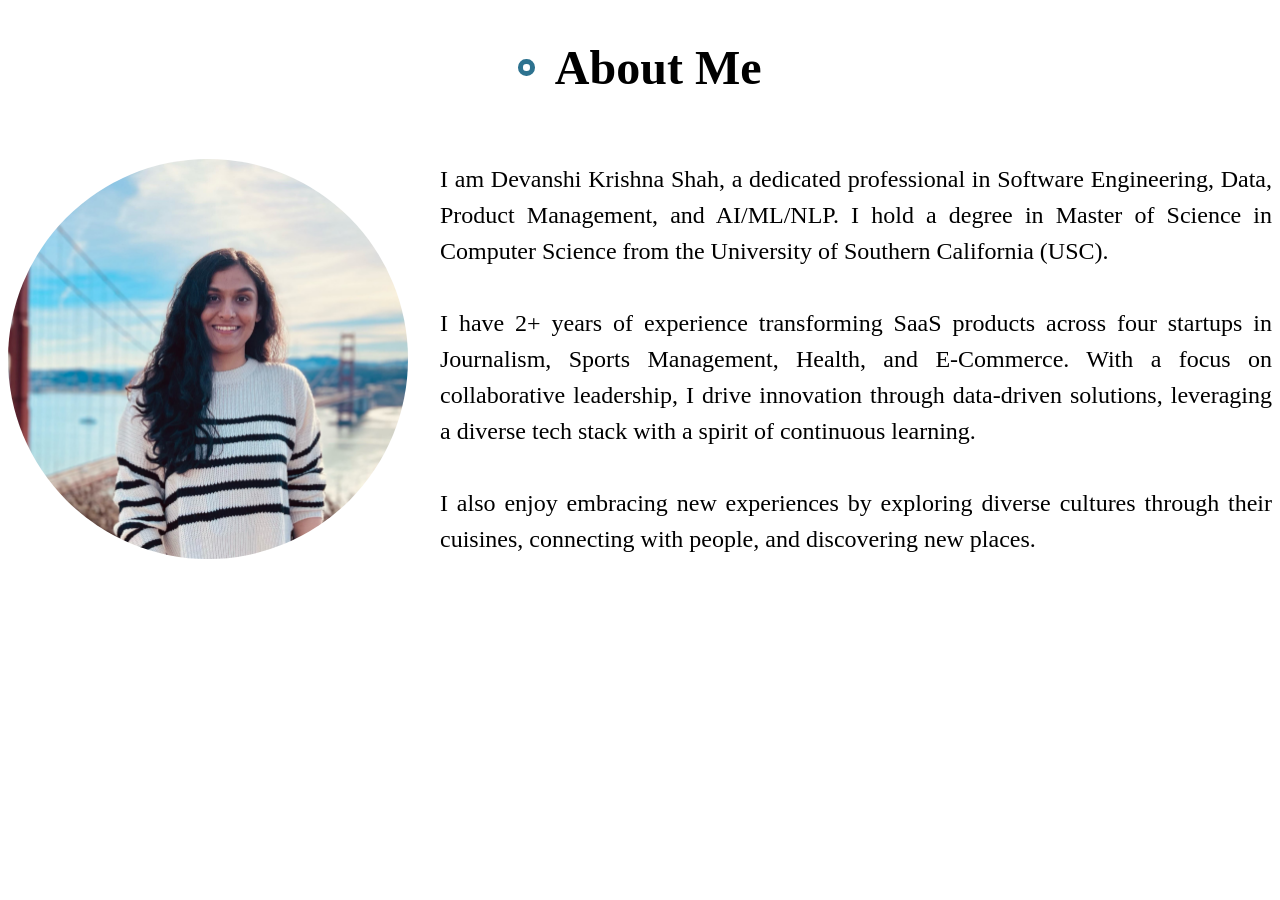
<file: About/about.html>
<!DOCTYPE html>
<html lang="en">

<head>
  <meta charset="UTF-8">
  <title>About</title>
  <link rel="stylesheet" href="../About/style.css">
</head>

<body class="font-sans bg-gray-100">

  <div class="icon-and-text-container">
    <i class='bx bx-user text-2xl about-me-icon'></i>
    <h1 class="about-me">About Me</h1>
    <div class="profile-section">
      <div class="profile-picture">
        <img src="../Media/photo.jpg" alt="Your Picture">
      </div>
      <div class="scribed-paragraph">
        <p> I am Devanshi Krishna Shah, a dedicated professional in Software Engineering, Data, Product Management, and
          AI/ML/NLP. I hold a degree in Master of Science in Computer Science from the University of Southern California
          (USC). <br><br> I have 2+ years of experience transforming SaaS products across four startups in Journalism, Sports
          Management, Health, and E-Commerce. With a focus on collaborative leadership, I drive innovation through data-driven solutions,
          leveraging a diverse tech stack with a spirit of continuous learning.<br><br> I also enjoy embracing new
          experiences by exploring diverse cultures through their cuisines, connecting with people, and discovering new
          places. </p>
      </div>
    </div>

  </div>



</body>

</html>
</file>
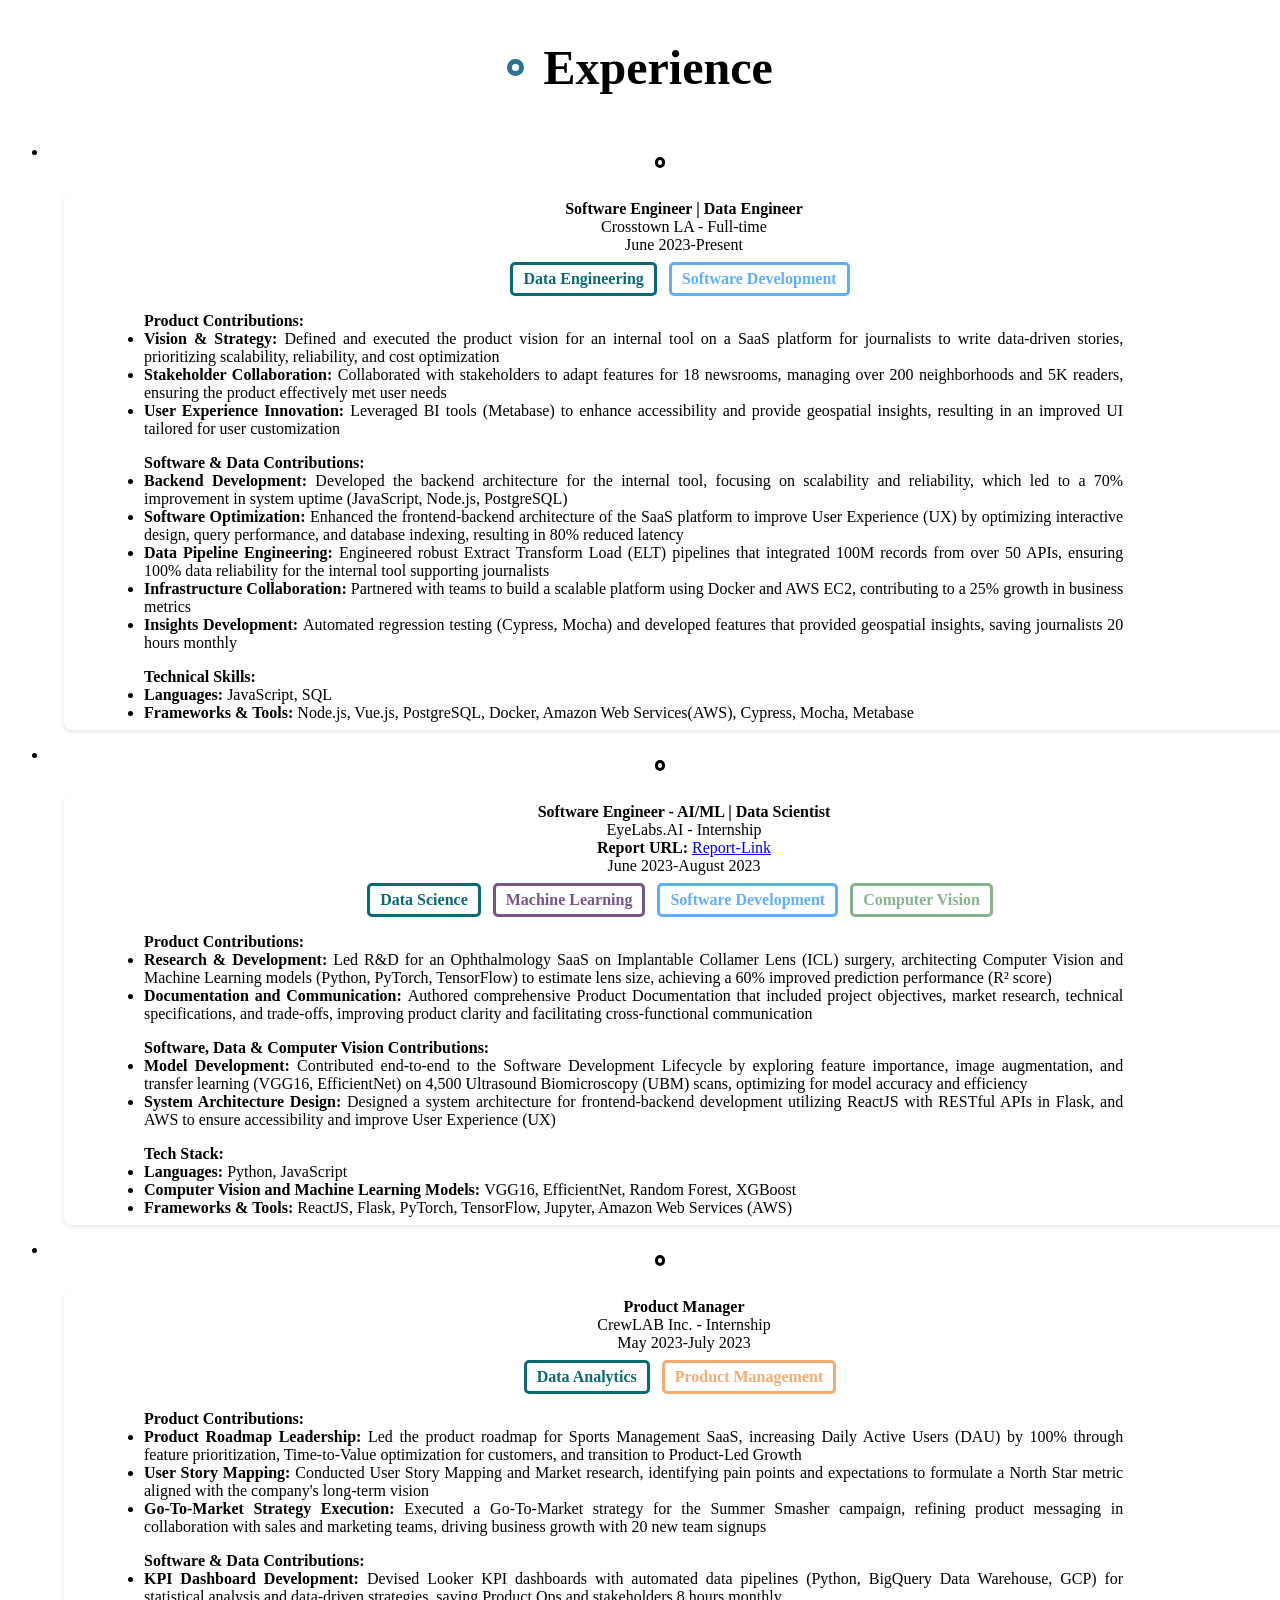
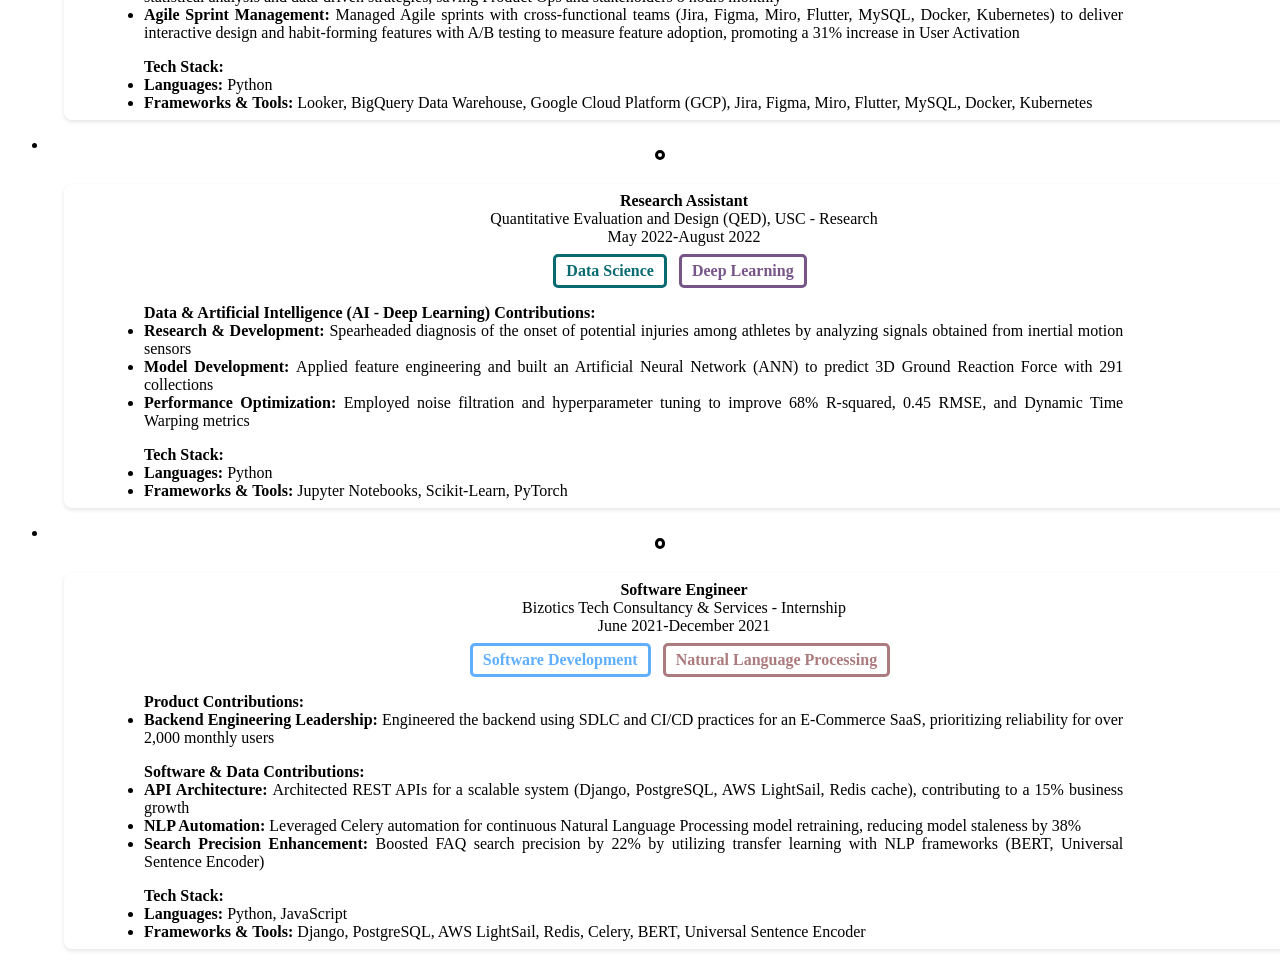
<file: Experience/experience.html>
<!DOCTYPE html>
<html lang="en">

<head>
  <meta charset="UTF-8">
  <title>Skills</title>
  <link rel="stylesheet" href="../Experience/style.css"> <!-- Link to your CSS file -->
</head>

<body class="font-sans bg-gray-100">

  <div class="icon-and-exp-container">
    <i class='bx bx-briefcase text-2xl exp-icon'></i>
    <h1 class="exp">Experience</h1>
    <div class="bg-gray-100 p-6 flex flex-col sm: py-12 mt-2em">
      <ul class="list-none">
        <li class="rounded-lg group">
          <div class="flex flex-row">
            <div class="icon-container">
              <div class="border-l-2 h-full border-gray-400"></div>
              <div class="bx bx-briefcase icon-content"></div>
              <div class="border-l-2 h-full border-gray-400"></div>
            </div>
            <div class="box-with-shadow">
              <div class="box-content">
                <strong>Software Engineer | Data Engineer</strong><br>
                Crosstown LA - Full-time<br>
                June 2023-Present<br>
                <div class="categories">
                  <div class="category" style="color: #096B72; border-color: #096B72;">Data
                    Engineering</div>
                  <div class="category" style="color: #60AFFF; border-color: #60AFFF;">Software
                    Development</div>
                </div>

                <ul>
                  <strong>Product Contributions: </strong>
                  <li><strong>Vision & Strategy: </strong>Defined and executed the product vision for an internal tool on
                    a SaaS platform for journalists to write data-driven stories, prioritizing scalability, reliability,
                    and cost optimization</li>
                  <li><strong>Stakeholder Collaboration: </strong>Collaborated with stakeholders to adapt features for 18
                    newsrooms, managing over 200 neighborhoods and 5K readers, ensuring the product effectively met user
                    needs</li>
                  <li><strong>User Experience Innovation: </strong>Leveraged BI tools (Metabase) to enhance accessibility
                    and provide geospatial insights, resulting in an improved UI tailored for user customization</li>
                </ul>

                <ul>
                  <strong>Software & Data Contributions: </strong>
                  <li><strong>Backend Development: </strong>Developed the backend architecture for the internal tool,
                    focusing on scalability and reliability, which led to a 70% improvement in system uptime
                    (JavaScript, Node.js, PostgreSQL)</li>
                  <li><strong>Software Optimization: </strong>Enhanced the frontend-backend architecture of the SaaS
                    platform to improve User Experience (UX) by optimizing interactive design, query performance, and
                    database indexing, resulting in 80% reduced latency</li>
                  <li><strong>Data Pipeline Engineering: </strong>Engineered robust Extract Transform Load (ELT)
                    pipelines that integrated 100M records from over 50 APIs, ensuring 100% data reliability for the
                    internal tool supporting journalists</li>
                  <li><strong>Infrastructure Collaboration: </strong>Partnered with teams to build a scalable platform
                    using Docker and AWS EC2, contributing to a 25% growth in business metrics</li>
                  <li><strong>Insights Development: </strong>Automated regression testing (Cypress, Mocha) and developed
                    features that provided geospatial insights, saving journalists 20 hours monthly</li>
                </ul>

                <ul>
                  <strong>Technical Skills: </strong>
                  <li><strong>Languages: </strong> JavaScript, SQL</li>
                  <li><strong>Frameworks & Tools: </strong> Node.js, Vue.js, PostgreSQL, Docker, Amazon Web
                    Services(AWS), Cypress, Mocha, Metabase
                  </li>
                </ul>

              </div>
            </div>
          </div>

        </li>
        <li class="rounded-lg group">
          <div class="flex flex-row">
            <div class="icon-container">
              <div class="border-l-2 h-full border-gray-400"></div>
              <div class="bx bx-briefcase icon-content"></div>
              <div class="border-l-2 h-full border-gray-400"></div>
            </div>
            <div class="box-with-shadow">
              <div class="box-content">
                <strong>Software Engineer - AI/ML | Data Scientist</strong><br>
                EyeLabs.AI - Internship<br>
                <strong>Report URL: </strong>
                <a href="https: //drive.google.com/file/d/10WYDu_XUf0bP1bsf-YcYafgD5y9_xvXe/view?usp=sharing"
                  target="_blank" rel="noopener noreferrer" style="color: blue;">Report-Link</a><br>
                June 2023-August 2023<br>
                <div class="categories">
                  <div class="category" style="color: #096B72; border-color: #096B72;">Data Science
                  </div>
                  <div class="category" style="color: #785589; border-color: #785589;">Machine
                    Learning</div>
                  <div class="category" style="color: #60AFFF; border-color: #60AFFF;">Software
                    Development</div>
                  <div class="category" style="color: #87B38D; border-color: #87B38D;">Computer Vision
                  </div>
                </div>
                <ul>
                  <strong>Product Contributions: </strong>
                  <li><strong>Research & Development: </strong> Led R&D for an Ophthalmology SaaS on Implantable Collamer
                    Lens (ICL) surgery, architecting Computer Vision and Machine Learning models (Python, PyTorch,
                    TensorFlow) to estimate lens size, achieving a 60% improved prediction performance (R² score)</li>
                  <li><strong>Documentation and Communication: </strong> Authored comprehensive Product Documentation
                    that included project objectives, market research, technical specifications, and trade-offs,
                    improving product clarity and facilitating cross-functional communication</li>
                </ul>

                <ul>
                  <strong>Software, Data & Computer Vision Contributions: </strong>
                  <li><strong>Model Development: </strong> Contributed end-to-end to the Software Development Lifecycle
                    by exploring feature importance, image augmentation, and transfer learning (VGG16, EfficientNet) on
                    4,500 Ultrasound Biomicroscopy (UBM) scans, optimizing for model accuracy and efficiency</li>
                  <li><strong>System Architecture Design: </strong> Designed a system architecture for frontend-backend
                    development utilizing ReactJS with RESTful APIs in Flask, and AWS to ensure accessibility and
                    improve User Experience (UX)</li>
                </ul>

                <ul>
                  <strong>Tech Stack: </strong>
                  <li><strong>Languages: </strong> Python, JavaScript</li>
                  <li><strong>Computer Vision and Machine Learning Models: </strong> VGG16, EfficientNet, Random Forest,
                    XGBoost</li>
                  <li><strong>Frameworks & Tools: </strong> ReactJS, Flask, PyTorch, TensorFlow, Jupyter, Amazon Web
                    Services (AWS)</li>
                </ul>

              </div>
            </div>
          </div>
        </li>
        <li class="rounded-lg group">
          <div class="flex flex-row">
            <div class="icon-container">
              <div class="border-l-2 h-full border-gray-400"></div>
              <div class="bx bx-briefcase icon-content"></div>
              <div class="border-l-2 h-full border-gray-400"></div>
            </div>
            <div class="box-with-shadow">
              <div class="box-content">
                <strong>Product Manager</strong><br>
                CrewLAB Inc. - Internship<br>
                May 2023-July 2023<br>
                <div class="categories">
                  <div class="category" style="color: #096B72; border-color: #096B72;">Data Analytics
                  </div>
                  <div class="category" style="color: #F5AC72; border-color: #F5AC72;">Product
                    Management</div>
                </div>
                <ul>
                  <strong>Product Contributions: </strong>
                  <li><strong>Product Roadmap Leadership: </strong> Led the product roadmap for Sports Management SaaS,
                    increasing Daily Active Users (DAU) by 100% through feature prioritization, Time-to-Value
                    optimization for customers, and transition to Product-Led Growth</li>
                  <li><strong>User Story Mapping: </strong> Conducted User Story Mapping and Market research, identifying
                    pain points and expectations to formulate a North Star metric aligned with the company's long-term
                    vision</li>
                  <li><strong>Go-To-Market Strategy Execution: </strong> Executed a Go-To-Market strategy for the Summer
                    Smasher campaign, refining product messaging in collaboration with sales and marketing teams,
                    driving business growth with 20 new team signups</li>
                </ul>

                <ul>
                  <strong>Software & Data Contributions: </strong>
                  <li><strong>KPI Dashboard Development: </strong> Devised Looker KPI dashboards with automated data
                    pipelines (Python, BigQuery Data Warehouse, GCP) for statistical analysis and data-driven
                    strategies, saving Product Ops and stakeholders 8 hours monthly</li>
                  <li><strong>Agile Sprint Management: </strong> Managed Agile sprints with cross-functional teams (Jira,
                    Figma, Miro, Flutter, MySQL, Docker, Kubernetes) to deliver interactive design and habit-forming
                    features with A/B testing to measure feature adoption, promoting a 31% increase in User Activation
                  </li>
                </ul>

                <ul>
                  <strong>Tech Stack: </strong>
                  <li><strong>Languages: </strong> Python</li>
                  <li><strong>Frameworks & Tools: </strong> Looker, BigQuery Data Warehouse, Google Cloud Platform (GCP),
                    Jira, Figma, Miro, Flutter, MySQL, Docker, Kubernetes</li>
                </ul>

              </div>
            </div>
          </div>
        </li>
        <li class="rounded-lg group">
          <div class="flex flex-row">
            <div class="icon-container">
              <div class="border-l-2 h-full border-gray-400"></div>
              <div class="bx bx-briefcase icon-content"></div>
              <div class="border-l-2 h-full border-gray-400"></div>
            </div>
            <div class="box-with-shadow">
              <div class="box-content">
                <strong>Research Assistant</strong><br>
                Quantitative Evaluation and Design (QED), USC - Research<br>
                May 2022-August 2022<br>
                <div class="categories">
                  <div class="category" style="color: #096B72; border-color: #096B72;">Data Science
                  </div>
                  <div class="category" style="color: #785589; border-color: #785589;">Deep Learning
                  </div>
                </div>
                <ul>
                  <strong>Data & Artificial Intelligence (AI - Deep Learning) Contributions: </strong>
                  <li><strong>Research & Development: </strong>Spearheaded diagnosis of the onset of potential injuries
                    among athletes by
                    analyzing signals obtained from inertial motion sensors</li>
                  <li><strong>Model Development: </strong>Applied feature engineering and built an Artificial Neural
                    Network (ANN) to
                    predict 3D Ground Reaction Force with 291 collections</li>
                  <li><strong>Performance Optimization: </strong>Employed noise filtration and hyperparameter tuning to
                    improve 68% R-squared,
                    0.45 RMSE, and Dynamic Time Warping metrics</li>
                </ul>

                <ul>
                  <strong>Tech Stack: </strong>
                  <li><strong>Languages: </strong> Python</li>
                  <li><strong>Frameworks & Tools: </strong> Jupyter Notebooks, Scikit-Learn, PyTorch </li>
                </ul>
              </div>
            </div>
          </div>
        </li>
        <li class="rounded-lg group">
          <div class="flex flex-row">
            <div class="icon-container">
              <div class="border-l-2 h-full border-gray-400"></div>
              <div class="bx bx-briefcase icon-content"></div>
              <div class="border-l-2 h-full border-gray-400"></div>
            </div>
            <div class="box-with-shadow">
              <div class="box-content">
                <strong>Software Engineer</strong><br>
                Bizotics Tech Consultancy & Services - Internship<br>
                June 2021-December 2021<br>
                <div class="categories">
                  <div class="category" style="color: #60AFFF; border-color: #60AFFF;">Software
                    Development</div>
                  <div class="category" style="color: #AC7B7D; border-color: #AC7B7D;">Natural
                    Language Processing</div>
                </div>
                <ul>
                  <strong>Product Contributions: </strong>
                  <li><strong>Backend Engineering Leadership: </strong> Engineered the backend using SDLC and CI/CD
                    practices for an E-Commerce SaaS, prioritizing reliability for over 2,000 monthly users</li>
                </ul>

                <ul>
                  <strong>Software & Data Contributions: </strong>
                  <li><strong>API Architecture: </strong> Architected REST APIs for a scalable system (Django,
                    PostgreSQL, AWS LightSail, Redis cache), contributing to a 15% business growth</li>
                  <li><strong>NLP Automation: </strong> Leveraged Celery automation for continuous Natural Language
                    Processing model retraining, reducing model staleness by 38%</li>
                  <li><strong>Search Precision Enhancement: </strong> Boosted FAQ search precision by 22% by utilizing
                    transfer learning with NLP frameworks (BERT, Universal Sentence Encoder)</li>
                </ul>

                <ul>
                  <strong>Tech Stack: </strong>
                  <li><strong>Languages: </strong> Python, JavaScript</li>
                  <li><strong>Frameworks & Tools: </strong> Django, PostgreSQL, AWS LightSail, Redis, Celery, BERT,
                    Universal Sentence Encoder</li>
                </ul>

              </div>
            </div>
          </div>
        </li>
      </ul>
    </div>

  </div>
</body>
</file>
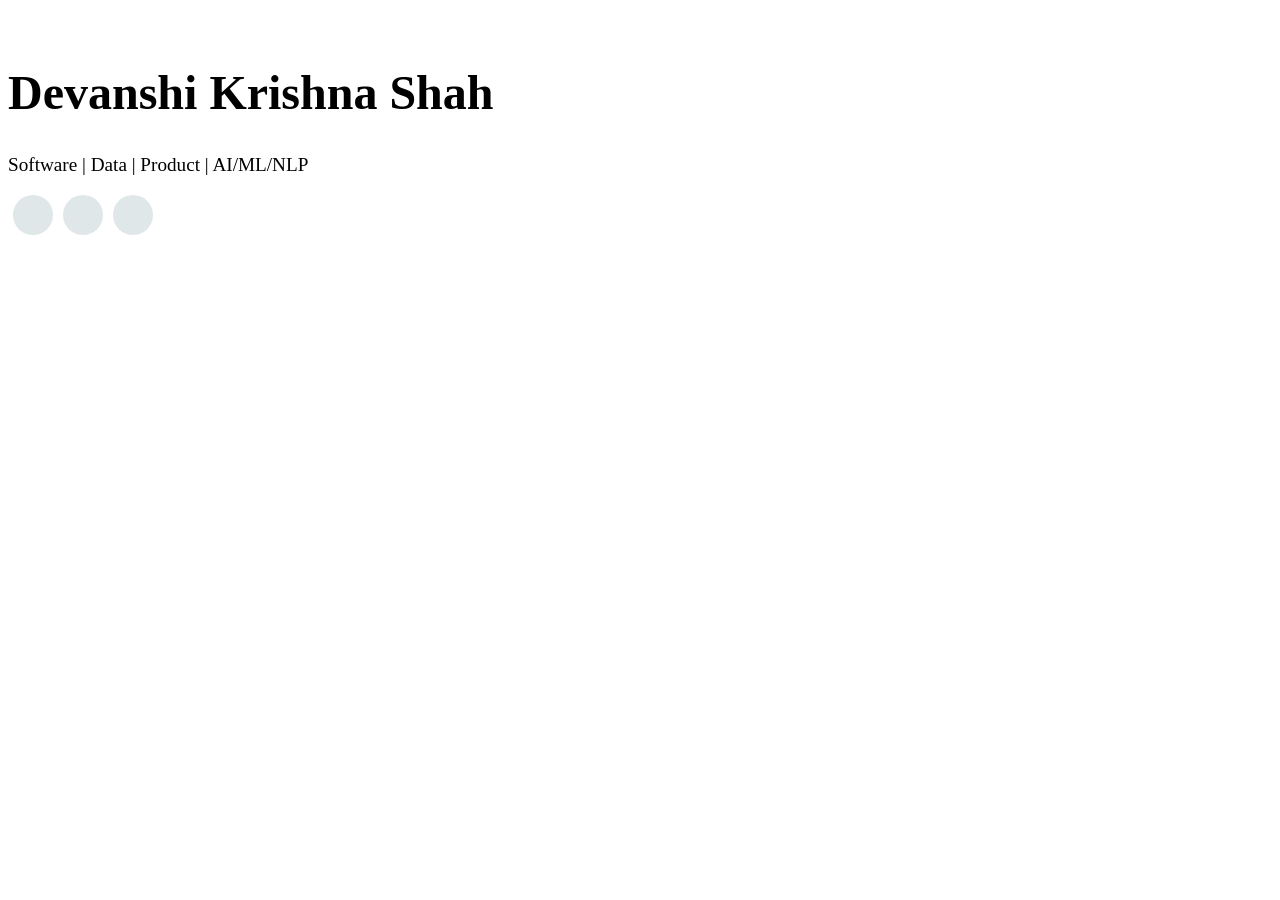
<file: Home/home.html>
<!DOCTYPE html>
<html lang="en">

<head>
    <meta charset="UTF-8">
    <title>Home</title>
    <link rel="stylesheet" href="../Home/style.css">
</head>

<body class="font-sans bg-gray-100">


    <div class="icon-and-home-container">
        <div class="text-content">
            <h1>Devanshi Krishna Shah</h1>
            <p style="font-weight:500; font-size: 1.2em">Software | Data | Product | AI/ML/NLP</p>
            <!-- <p class="resume">
                <a href="https://drive.google.com/file/d/1fq3QtOCmiz0tRmbtxQT63o9X1Mg04dZb/view?usp=sharing" target="_blank"
                    class="resume-button">Resume -> </a>
            </p> -->
            <div class="icon-links">
                <!-- LinkedIn Icon -->
                <a href="https://www.linkedin.com/in/devanshi-shah-09/" target="_blank">
                    <i class='bx bxl-linkedin-square bx-sm'></i>
                </a>
                <!-- GitHub Icon -->
                <a href="https://github.com/DevanshiShah9" target="_blank">
                    <i class='bx bxl-github bx-sm'></i>
                </a>
                <!-- Envelope Icon -->
                <a href="mailto:shahdeva@usc.edu" target="_blank">
                    <i class='bx bx-envelope bx-sm'></i>
                </a>
            </div>
        </div>
        <div class="lottie-container">
            <div id="lottieAnimation"></div>
        </div>
    </div>

    <script src="../Home/script.js"></script>
</body>

</html>
</file>
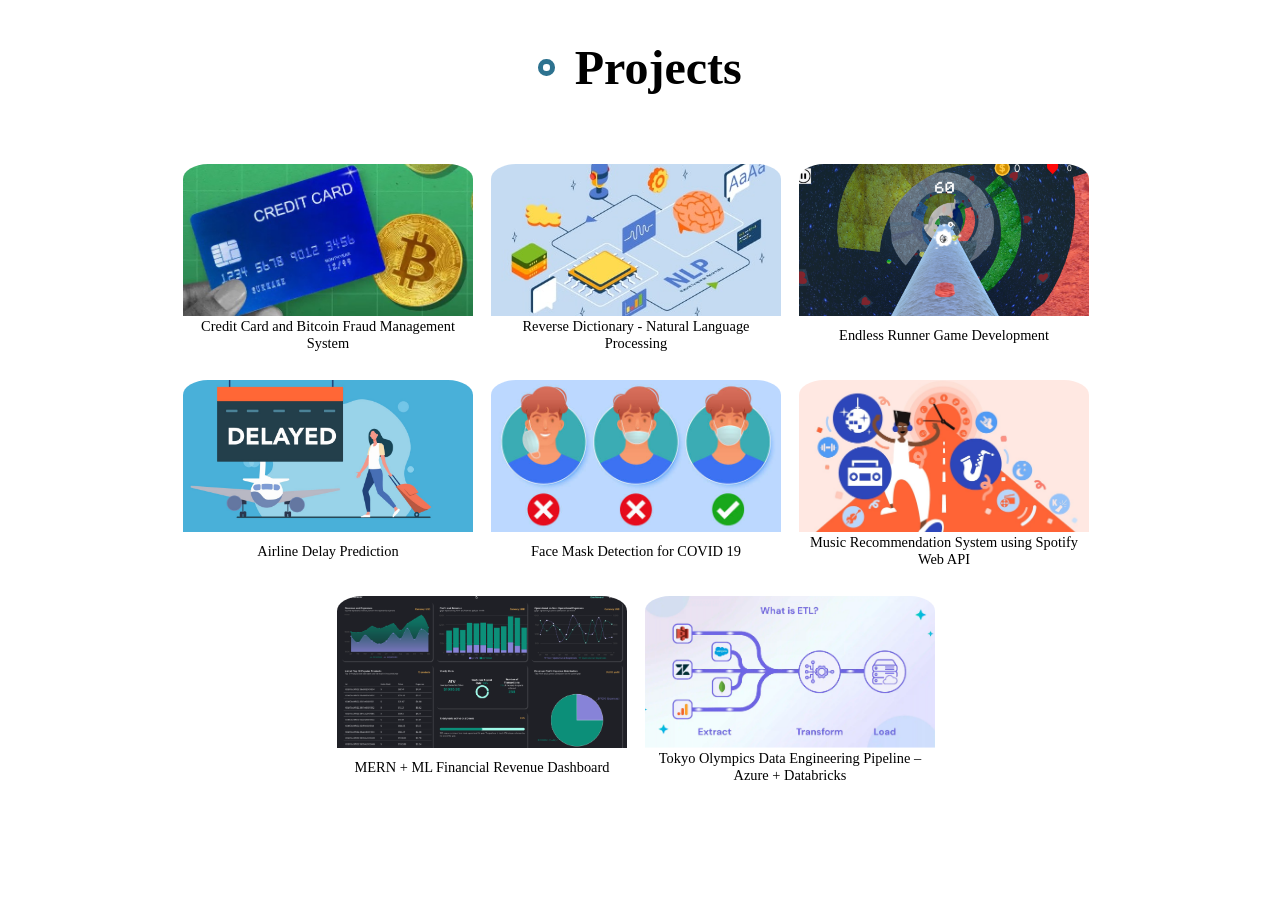
<file: Projects/projects.html>
<!DOCTYPE html>
<html lang="en">

<head>
    <meta charset="UTF-8">
    <title>Projects</title>
    <link rel="stylesheet" href="../Projects/style.css">
</head>

<body class="font-sans bg-gray-100">

    <div class="icon-and-text-container">
        <i class='bx bx-list-ol text-2xl projects-icon'></i>
        <h1 class="projects">Projects</h1>
        <div class="project-boxes">
            <div class="overlay" id="overlay"></div>
            <div class="row">
                <div class="box" data-index="0">
                    <div class="image-section">
                        <img src="../Media/credit_card_and_bitcoin.jpg">
                    </div>
                    <div class="text-section">
                        <p>Credit Card and Bitcoin Fraud Management System</p>
                    </div>
                </div>
                
                <div class="box" data-index="1">
                    <div class="image-section">
                        <img src="../Media/reverse_dictionary.jpg">
                    </div>
                    <div class="text-section">
                        <p>Reverse Dictionary - Natural Language Processing</p>
                    </div>
                </div>

                <div class="box" data-index="2">
                    <div class="image-section">
                        <img src="../Media/game.jpg">
                    </div>
                    <div class="text-section">
                        <p>Endless Runner Game Development</p>
                    </div>
                </div>
            </div>
            <div class="row">
                <div class="box" data-index="3">
                    <div class="image-section">
                        <img src="../Media/airline_delay.jpg">
                    </div>
                    <div class="text-section">
                        <p>Airline Delay Prediction</p>
                    </div>
                </div>
                <div class="box" data-index="4">
                    <div class="image-section">
                        <img src="../Media/face_mask.jpg">
                    </div>
                    <div class="text-section">
                        <p>Face Mask Detection for COVID 19</p>
                    </div>
                </div>
                <div class="box" data-index="5">
                    <div class="image-section">
                        <img src="../Media/music.jpg">
                    </div>
                    <div class="text-section">
                        <p>Music Recommendation System using Spotify Web API</p>
                    </div>
                </div>
            </div>
            <div class="row">
                <div class="box" data-index="6">
                    <div class="image-section">
                        <img src="../Media/finance-app-dashboard.png">
                    </div>
                    <div class="text-section">
                        <p>MERN + ML Financial Revenue Dashboard</p>
                    </div>
                </div>
                <div class="box" data-index="7">
                  <div class="image-section">
                      <img src="../Media/tokyo_de.png">
                  </div>
                  <div class="text-section">
                      <p>Tokyo Olympics Data Engineering Pipeline – Azure + Databricks</p>
                  </div>
              </div>
            </div>
        </div>
    </div>

    <!-- Popup template -->
    <div class="popup" id="popup">
        <div class="popup-content">
            <span class="close" onclick="closePopup()">&times;</span>
            <div class="popup-details">
                <h2 class="popup-heading"></h2>
                <div class="categories"></div>
                <p><span class="popup-tech-stack"></span></p>
                <p><span class="popup-models"></span></p>
                <p><span class="popup-website-url"></span></p>
                <p><span class="popup-description"></span></p>
                <p><strong style="font-size:1em;">Features:</strong></p>
                <ul class="popup-features"></ul>
            </div>
        </div>
    </div>



    <script src="../Projects/script.js"></script>

</body>

</html>
</file>
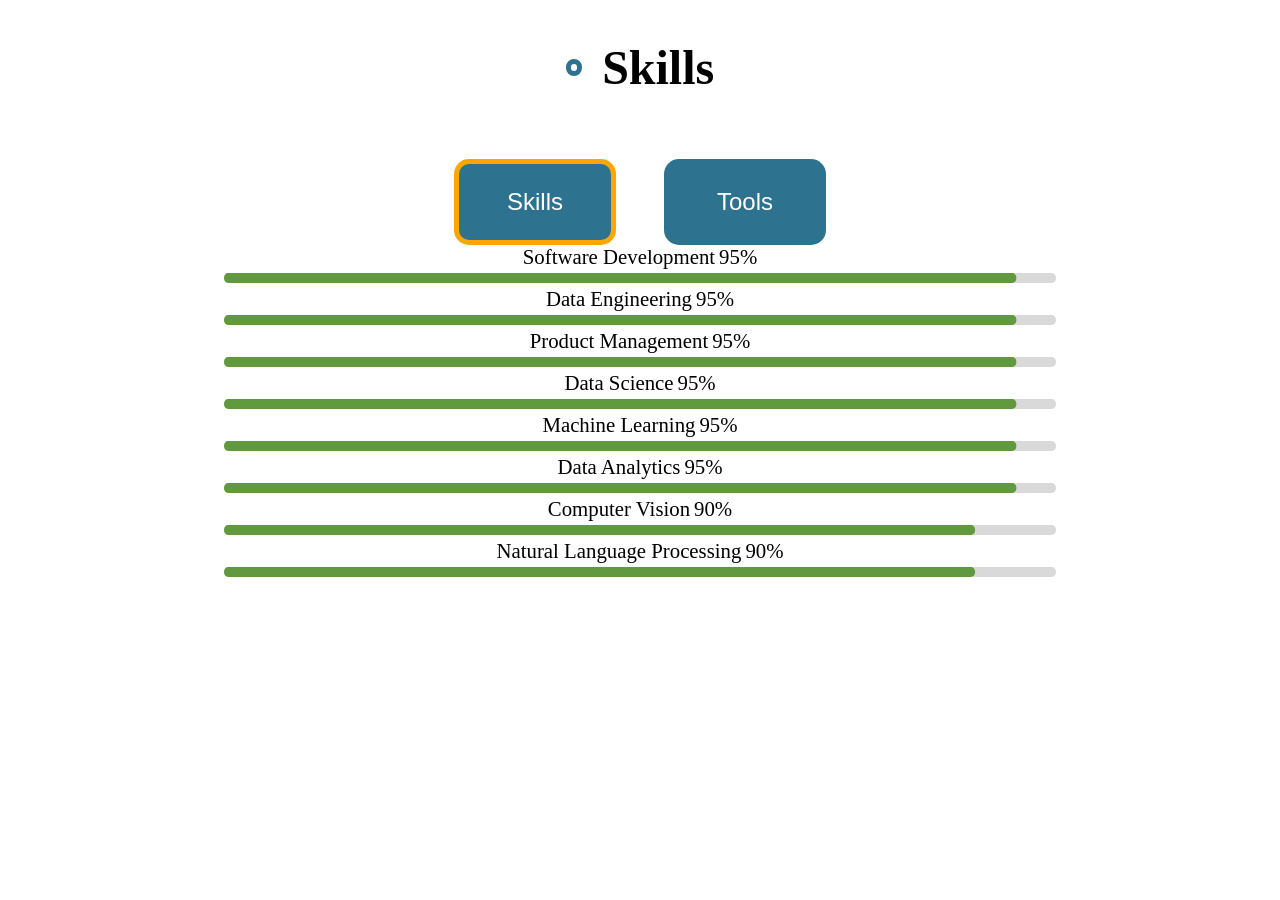
<file: Skills/skills.html>
<!DOCTYPE html>
<html lang="en">

<head>
    <meta charset="UTF-8">
    <title>Skills</title>
    <link rel="stylesheet" href="../Skills/style.css"> <!-- Link to your CSS file -->
</head>

<body class="font-sans bg-gray-100">

    <div class="icon-and-skills-container">
        <i class='bx bx-brain text-2xl skills-icon'></i>
        <h1 class="skills">Skills</h1>
        <div class="buttons-container">
            <button class="skills-button active">Skills</button>
            <button class="tools-button">Tools</button>
        </div>

        <div class="skills-content">
        <!-- Skills content will be generated dynamically -->
        </div>

        <div class="tools-content">
            <select id="skills-dropdown">
                <option value="Programming Languages">Programming Languages</option>
                <option value="Data Science/ Machine Learning Libraries">Data Science/ Machine Learning Libraries</option>
                <option value="Database Tools">Database Tools</option>
                <option value="Development Tools & Platforms">Development Tools & Platforms</option>
            </select>
            <div class="selected-content">
                <!-- Skills content will be displayed here -->
            </div>
        </div>
        
        

    </div>

    <script src="../Skills/script.js"></script>

</body>

</html>
</file>
<file: About/style.css>
.about-me-icon,
.about-me {
    display: inline-block;
    vertical-align: middle; 
}
.about-me-icon {
    margin-right: 0.5em;
    color: #2D728F;
    border: 5px solid #2D728F; /* Border color */
    border-radius: 50%; /* Creates a circle */
    padding: 0.1em; 
    font-size: 2em;
}

.about-me {
    font-weight: bold;
    font-size: 3em;
}


.icon-and-text-container {
    text-align: center; /* Align the entire container */
}

.profile-section {
    display: flex;
    align-items: center;
    justify-content: space-between;
    margin: 0 auto; /* Center the content */
    margin-top: 2em; /* Adjust top margin */
}

.profile-picture {
    width: 400px; /* Adjust the width of the circular frame */
    height: 400px; /* Adjust the height of the circular frame */
    border-radius: 50%; /* Create a circular frame */
    overflow: hidden; /* Hide image overflow */
}

.profile-picture img {
    width: 100%;
    height: 100%;
    object-fit: cover; /* Maintain image aspect ratio */
}

.scribed-paragraph {
    flex: 1;
    margin-left: 2em; /* Adjust spacing between picture and text */
}

.scribed-paragraph p {
    text-align: justify;
    text-justify: inter-word;
    line-height: 1.5;
    font-size: 1.5em;
    margin: 0;
}

@media screen and (max-width: 768px) {
    .profile-section {
        flex-direction: column;
        align-items: center;
    }

    .profile-picture {
        width: 90%; /* Adjust picture size based on screen width */
        max-width: 350px; /* Maximum width for the picture */
        height: auto; /* Maintain aspect ratio */
        max-height: 350px; /* Maximum width for the picture */
    }


    .scribed-paragraph {
        margin-top: 2em; /* Reset margin for text on the right */
        margin-left: 1em;
        margin-right: 1em;
        font-size: 0.7em;
    }

}
</file>
<file: Experience/style.css>
.exp-icon,
.exp {
    display: inline-block;
    vertical-align: middle; 
}
.exp-icon {
    margin-right: 0.5em;
    color: #2D728F;
    border: 5px solid #2D728F; /* Border color */
    border-radius: 50%; /* Creates a circle */
    padding: 0.1em; 
    font-size: 2em;
}

.exp {
    font-weight: bold;
    font-size: 3em;
}


.icon-and-exp-container {
    text-align: center; /* Align the entire container */
}

.icon-container {
    display: flex;
    align-items: center;
    flex-direction: column;
}

.icon-container > div {
    flex: 1;
}


.icon-content {
    display: flex;
    justify-content: center;
    align-items: center;
    border: 3px solid black;
    border-radius: 50%;
    max-width: 1.5em; /* Adjust circle size */
    max-height: 1.5em; /* Adjust circle size */
    font-size: 1.5em;
    padding: 0.1em; /* Add padding inside the circle */
}


.icon-content .bx {
    font-size: 1.5em; /* Set the desired size for the icon */
}

/* Style for the boxes */
.box-with-shadow {
    background-color: white;
    border-radius: 8px;
    padding: 0.5em;
    margin-bottom: 1em; /* Adjust spacing between boxes */
    box-shadow: 0 2px 4px rgba(0, 0, 0, 0.1); /* Shadow effect */
    margin-left: 1em;
    margin-top: 1.5em;
    width: 100%;

}

/* Style for the content inside the box */
.box-content {
    font-size: 1em;
}

.box-content ul {
    margin-left: 2em; /* Adjust indentation as needed */
    list-style-type: disc;
    text-align: justify; 
    margin-top: 1em;
}

.box-content ul li {
    width: 85%; /* Each list item takes up 100% width */
    box-sizing: border-box; /* Include padding and border in the width calculation */
}

.categories {
    margin-top: 0.5em;
    margin-bottom: 0.2em;
}

.category {
    display: inline-block;
    padding: 5px 10px;
    margin-right: 0.5em;
    border: 3px solid;
    border-radius: 5px;
    font-weight: bold;
}

@media screen and (max-width: 768px) {
    .category{
        margin-bottom: 0.2em;
        margin-right: 0em;
    }

}
</file>
<file: Home/style.css>
.icon-links {
    display: flex;
    justify-content: left;
    margin-top: 1.5%;
}

.icon-links a {
    display: flex;
    justify-content: center;
    align-items: center;
    width: 40px;
    height: 40px;
    border-radius: 50%;
    background-color: #E0E7E9;
    margin: 0 5px; 
    text-decoration: none; 
}

.icon-links a i {
    color: #000000;
}

.resume-button {
    display: inline-block;
    padding: 10px 40px;
    background-color: #E0E7E9;
    color: #000000;
    text-decoration: none;
    border-radius: 30px;
    transition: background-color 0.3s ease;
    cursor: pointer;
}

.icon-and-home-container {
    display: flex;
    justify-content: space-around;
    align-items: center;
    margin-top: 2em;
}

.text-content {
    flex: 2;
    max-width: 60vw;
}

.lottie-container {
    flex: 1;
    display: flex;
    justify-content: flex-end;
    max-width: 40vw;
}

#lottieAnimation {
    width: 50em;
    max-width: 80%;
}

.resume{
    text-align: left; 
    margin-top: 0.5em; 
    font-weight: 500;
}

h1 {
    font-size: 3em;
    font-weight: bold;
    line-height: 1.2em;
}


/* Add this CSS at the bottom or in a separate CSS file */

@media only screen and (max-width: 768px) {
    /* Adjust styles for smaller screens */
  
    .icon-and-home-container {
      flex-direction: column; /* Display in a column for smaller screens */
      align-items: center;
      text-align: center; /* Center-align content */
    }
  
    .text-content {
      order: 2; /* Reorder text below Lottie animation */
      margin-top: 0em;
      max-width: 100vw;
    }
  
    .lottie-container {
      order: 1; /* Reorder Lottie animation above text */
      margin-bottom: 0em; /* Adjust spacing */
      max-width: 100vw;
    }
  
    #lottieAnimation {
      width: 100%; /* Adjust width for smaller screens */
      max-width: none; /* Remove max-width for smaller screens */
    }

    .icon-links {
        display: flex;
        justify-content: center;
    }
    .resume{
        text-align: center;
    }
  }
</file>
<file: Projects/style.css>
.icon-and-text-container {
    text-align: center;
}

* {
    box-sizing: border-box;
}

.project-boxes {
    margin-top: 2em;
    display: flex;
    flex-direction: column;
    align-items: center;
    justify-content: center;
}

.projects-icon,
.projects {
    display: inline-block;
    vertical-align: middle;
}

.projects-icon {
    margin-right: 0.5em;
    color: #2D728F;
    border: 5px solid #2D728F;
    /* Border color */
    border-radius: 50%;
    /* Creates a circle */
    padding: 0.1em;
    font-size: 2em;
}

.projects {
    font-weight: bold;
    font-size: 3em;
}

.row {
    display: flex;
    justify-content: space-around;
    margin-bottom: 1em;
}


.box {
    position: relative;
    width: 300px;
    height: 200px;
    border-radius: 10%;
    overflow: hidden;
    cursor: pointer;
    display: flex;
    flex-direction: column;
    margin-right: 0.5em;
    border: 5px solid transparent;
    transition: border-color 0.3s;
}

.box.active {
    border-color: #FFA500; /* Orange border color for the active box */
}


/* Adjust the border color when a box is hovered */
.box:hover {
    border-color: #FFA500; /* Orange border color on hover */
}

.image-section {
    width: 100%;
    height: 80%;
    overflow: hidden;
}

.image-section img {
    width: 100%;
    height: 100%;
    object-fit: cover;
    display: block;
}

.text-section {
    height: 20%;
    display: flex;
    align-items: center;
    justify-content: center;
    background: linear-gradient(to bottom, rgba(255, 255, 255, 0) 0%, rgba(255, 255, 255, 1) 100%);
    font-weight: 500;
    font-size: 0.9em;
}

.box p {
    text-align: center;
    margin: 0;
    /* Additional styles for text inside the box */
}

/* Popup styles */
.popup {
    display: none;
    position: fixed;
    top: 50%;
    left: 50%;
    transform: translate(-50%, -50%);
    background-color: #fff;
    box-shadow: 0px 0px 10px rgba(0, 0, 0, 0.2);
    padding: 0px 10px;
    width: 40em;
    height: 30em;
    max-width: 80%;
    max-height: 80%;
    overflow-y: auto;
    z-index: 998; 
}


.popup-content {
    position: relative;
}

.close {
    position: absolute;
    top: 0em;
    right: 0.5em;
    cursor: pointer;
    font-size: 2em;
    color: #aaa;
    z-index: 999; /* Ensure it's above other content */
}

.popup-details>* {
    margin-bottom: 0.5em;
    /* Adjust the margin between elements */
}

.popup-heading {
    font-size: 1.5em;
    margin-top: 0.5em;
    margin-bottom: 0.5em;
    font-weight: bold;
    max-width: calc(100% - 1.5em);
    word-wrap: break-word;
}


.popup-tech-stack,
.popup-website-url,
.popup-description,
.popup-models {
    /* Adjust margin as needed */
    font-size: 1em;
}


.popup-features-heading {
    font-size: 1.2em;
    margin-bottom: 0.5em;
}

.popup-features {
    list-style-type: disc;
    /* Sets the list style to a bullet */
    padding-left: 2em;
    /* Adds space from the left for the bullets */
}

.popup-features li {
    margin-bottom: 0.2em;
}

.categories {
    margin-bottom: 0.5em;
}

.category {
    display: inline-block;
    padding: 5px 10px;
    margin-right: 0.5em;
    border: 3px solid;
    border-radius: 5px;
    font-weight: bold;
}

.website-links {
    display: inline-block; /* or display: flex; */
    /* Add any other necessary styles */
}

/* Add styles for the overlay */
.overlay {
    display: none;
    position: fixed;
    top: 0;
    left: 0;
    width: 100%;
    height: 100%;
    background: rgba(0, 0, 0, 0.5); /* Semi-transparent grey background */
    z-index: 997; /* Ensure it's above other elements */
}

@media (min-width: 769px) and (max-width: 1200px) {
    .box {
        width: 25vw;
        height: 20vw;
    }
    .text-section {
        font-size: 0.8em;
    }
}


@media (max-width: 768px) {
    .row {
        flex-direction: column;
        align-items: center;
        align-items: stretch;
        flex-wrap: wrap;
        margin-bottom: 0em;
    }

    .box {
        margin-bottom: 1em;
        margin-right: 0em;
    }

    .category {
        margin-bottom: 0.5em;
    }
}

@media (max-width: 300px) {
    .row {
        flex-direction: column;
        align-items: center;
        align-items: stretch;
        flex-wrap: wrap;
        margin-bottom: 0em;
    }

    .box {
        width: 200px;
        height: 150px;
        margin-bottom: 1em;
        margin-right: 0em;
    }

    .category {
        margin-bottom: 0.5em;
    }
}
</file>
<file: Skills/style.css>
.skills-icon,
.skills {
    display: inline-block;
    vertical-align: middle; 
}
.skills-icon {
    margin-right: 0.5em;
    color: #2D728F;
    border: 5px solid #2D728F; /* Border color */
    border-radius: 50%; /* Creates a circle */
    padding: 0.1em; 
    font-size: 2em;
}

.skills {
    font-weight: bold;
    font-size: 3em;
}


.icon-and-skills-container {
    text-align: center; /* Align the entire container */
}

.buttons-container {
    display: flex;
    justify-content: center;
    margin-top: 2em; /* Adjust top margin */
}

.skills-button,
.tools-button {
    padding: 1em 2em; /* Adjust padding to increase button size */
    font-size: 1.5em; /* Increase font size */
    background-color: #2D728F; /* Button background color */
    color: white; /* Button text color */
    border: none; /* Remove button border */
    border-radius: 15px; /* Button border radius */
    cursor: pointer; /* Show pointer cursor on hover */
    margin: 0 1em; /* Adjust spacing between buttons */
    transition: background-color 0.3s ease; /* Smooth transition on hover */
    font-weight: 500;
    position: relative; 
    border: 5px solid transparent;
}

.skills-button:hover,
.tools-button:hover {
    border: 5px solid orange; /* Orange border for active and hovered states */
}

.skills-button.active,
.tools-button.active {
    border: 5px solid orange; /* Apply orange border to the active button */
}


.rc-progress-line {
    width: 65vw; /* Occupying 75% of the viewport width */
    max-width: 100%; /* Ensuring it doesn't overflow */
    height: 10px; /* Adjust the height as needed for thickness */
}

.skills-content {
    display: block;
    gap: 20px; /* Increase the space between progress bars */
}

.text-base {
    font-size: 1.3em; /* Adjust the font size for the skill name */
}

.tools-content {
    display: none;
    flex-direction: column;
    align-items: center;
    margin-top: 2em; /* Adjust as needed */
}

#skills-dropdown {
    padding: 8px;
    font-size: 1.3em;
    border: 1px solid #ccc;
    border-radius: 5px;
    cursor: pointer;
}

.selected-content{
    margin-top: 2em;
}


@media screen and (max-width: 768px) {
    .text-base {
        font-size: 1em; /* Adjust the font size for the skill name */
    }
    #skills-dropdown {
        font-size: 1em;
    }
    /* Adjust the margin for smaller screens */
    .buttons-container {
        display: flex; /* Maintain buttons in a row */
        flex-wrap: wrap; /* Allow buttons to wrap to the next line if needed */
        justify-content: center; /* Center the buttons horizontally */
    }

    .skills-content,
    .tools-content {
        margin: 2em 0em; /* Adjust the top and bottom margin, maintain horizontal margin */
    }

    .rc-progress-line {
        width: 100%; /* Adjust progress bar width to fit container */
        margin: 0 auto; /* Center progress bar */
    }

    .flex.justify-between.py-1 {
        display: flex;
        justify-content: space-between; /* Align text and percentage to start and end */
        width: 105%; /* Ensure full width */
        align-items: center; /* Align items vertically */
    }

    .flex.justify-between.py-1 span {
        flex: 1; /* Let both spans take available space */
        text-align: left; /* Align text to the left */
    }

    .flex.justify-between.py-1 span:last-child {
        text-align: right; /* Align percentage to the right */
    }


}
</file>
